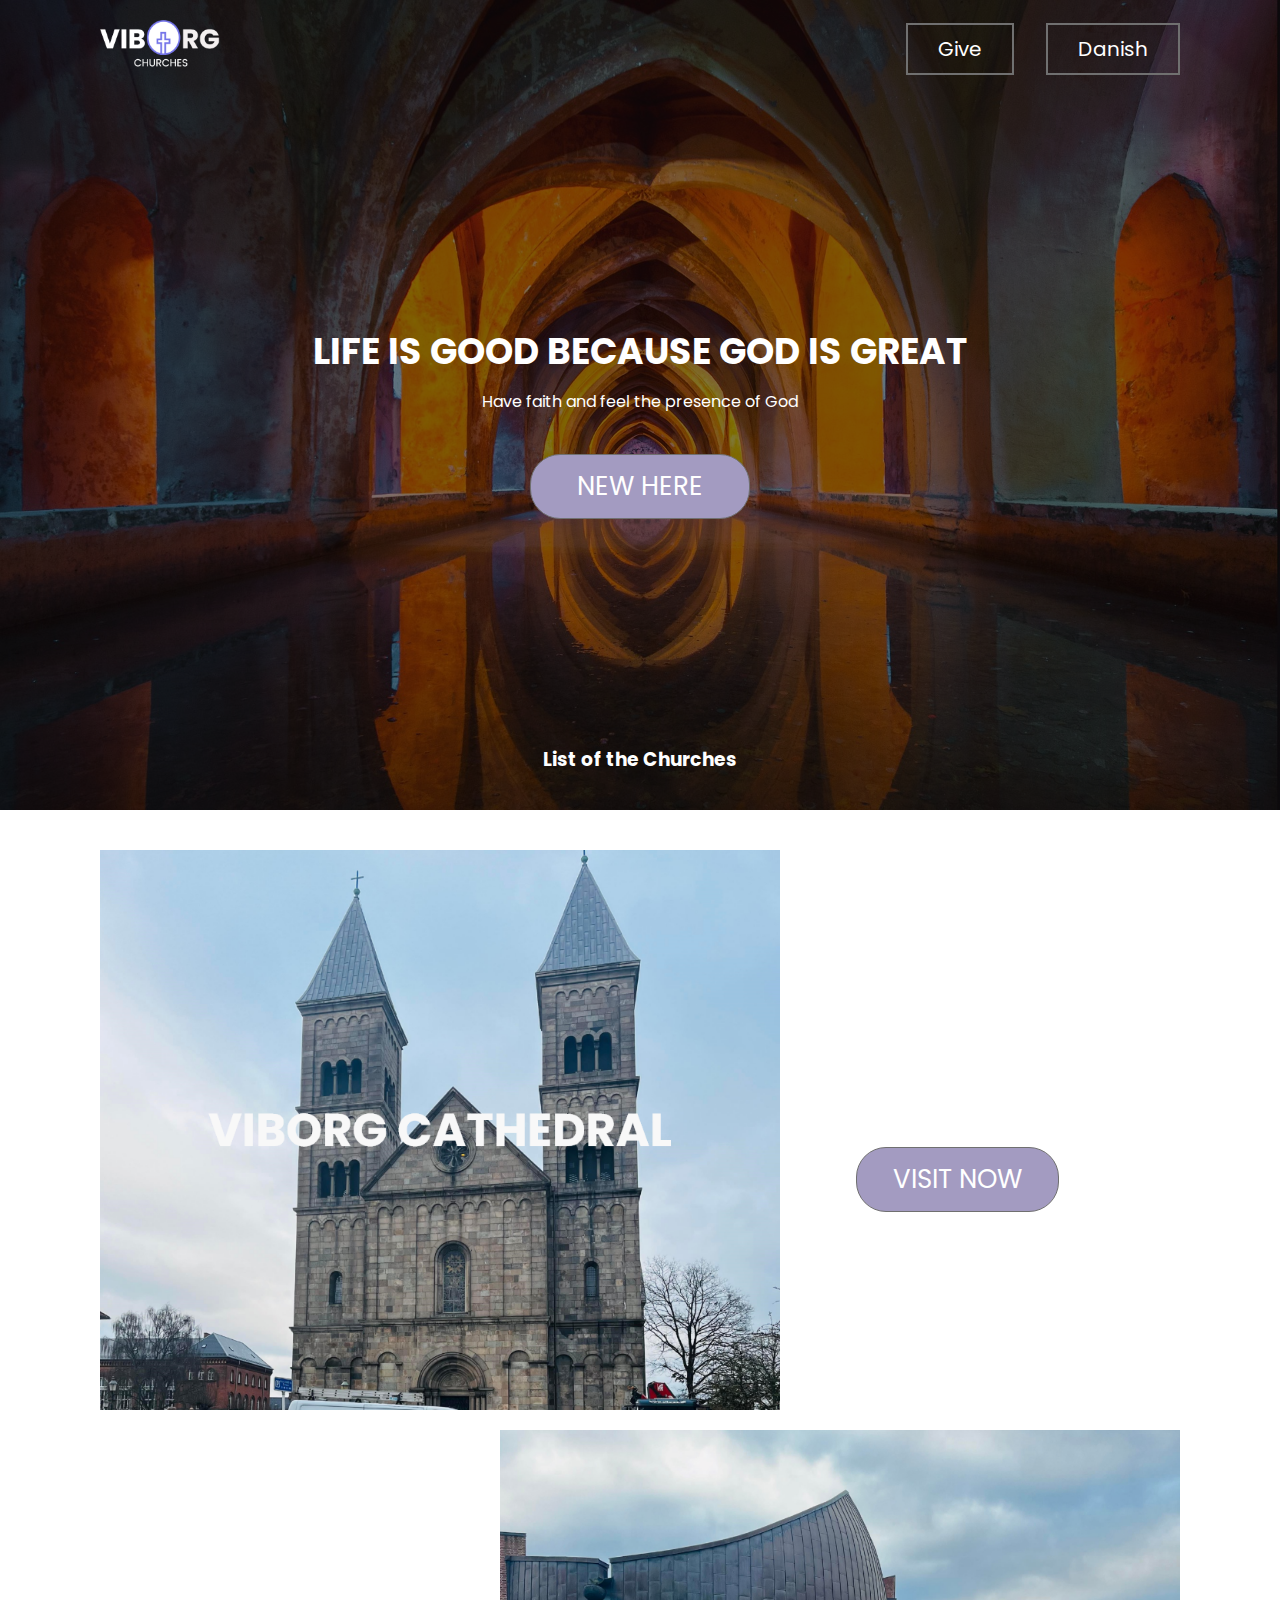
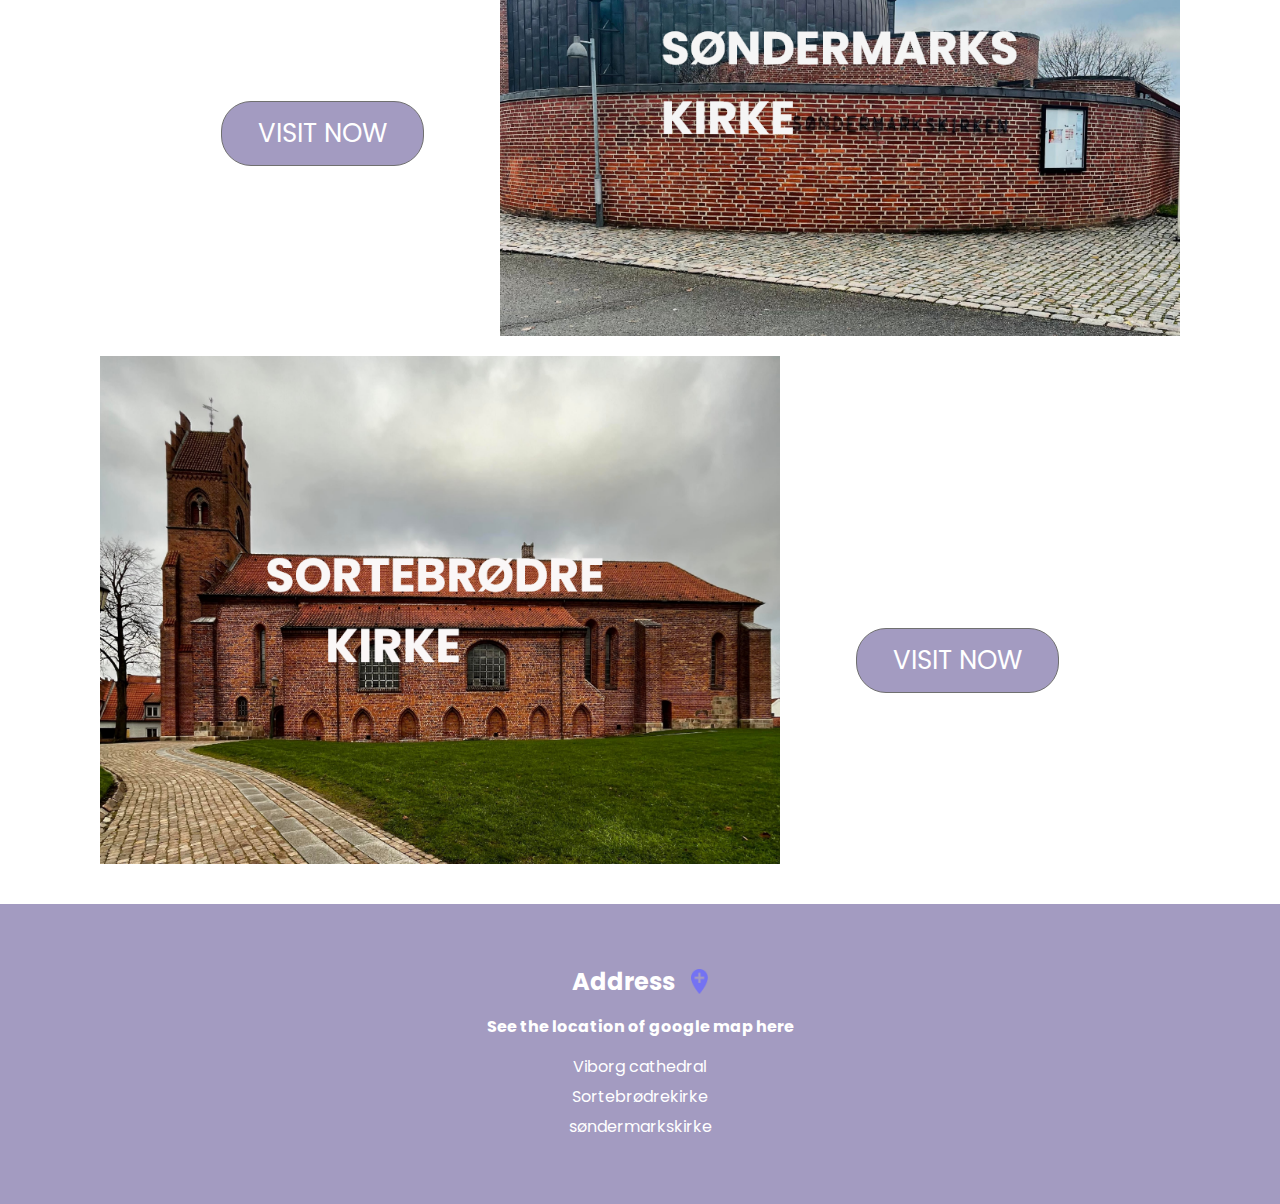
<file: index.html>
<!DOCTYPE html>
<html lang="en">

<head>
    <meta charset="UTF-8">
    <meta http-equiv="X-UA-Compatible" content="IE=edge">
    <meta name="viewport" content="width=device-width, initial-scale=1.0">
    <link rel="stylesheet" href="style.css">
    <title>Home - Viborg Churches</title>
</head>

<body>
    <section class="content-wrapper home-banner">
        <nav class="nav">
            <a href="index.html"><img src="images/logo.png" alt="logo" width="120"></a>
            <ul>
                <li><a href="give.html">Give</a></li>
                <li><a href="404.html">Danish</a></li>
            </ul>
        </nav>
        <div class="banner-content">
            <h1>LIFE IS GOOD BECAUSE GOD IS GREAT</h1>
            <p>Have faith and feel the presence of God</p>
            <a class="btn" href="new_here.html">NEW HERE</a>
        </div>
        <h3>List of the Churches</h3>
    </section>
    <section class="church-list content-wrapper">
        <div class="church-wrap">
            <div class="church">
                <img src="images/home-1.png" alt="">
            </div>
            <div class="visit">
                <a class="btn" href="curch_1.html">VISIT NOW</a>
            </div>
        </div>
        <div class="church-wrap church-wrap-mid">
            <div class="church church-mid">
                <img src="images/home-2.png" alt="">
            </div>
            <div class="visit">
                <a class="btn" href="curch_2.html">VISIT NOW</a>
            </div>
        </div>
        <div class="church-wrap">
            <div class="church">
                <img src="images/home-3.png" alt="">
            </div>
            <div class="visit">
                <a class="btn" href="curch_3.html">VISIT NOW</a>
            </div>
        </div>
    </section>
    <footer>
        <div class="heading">
            <h2>Address</h2>
            <img src="material-add-location.png" alt="" width="17" height="25" style="align-self: center;">
        </div>
        <div class="map-location">
            <h4>See the location of google map here</h4>

            <a href="https://goo.gl/maps/PFvSVb5d3d6kbHYUA">Viborg cathedral</a>
            <a href="https://goo.gl/maps/hTk7qH1Vart8Wq5g7">Sortebrødrekirke</a>
            <a href="https://goo.gl/maps/hSrFjd31BWuzLXqeA">søndermarkskirke</a>


        </div>
    </footer>
</body>

</html>
</file>
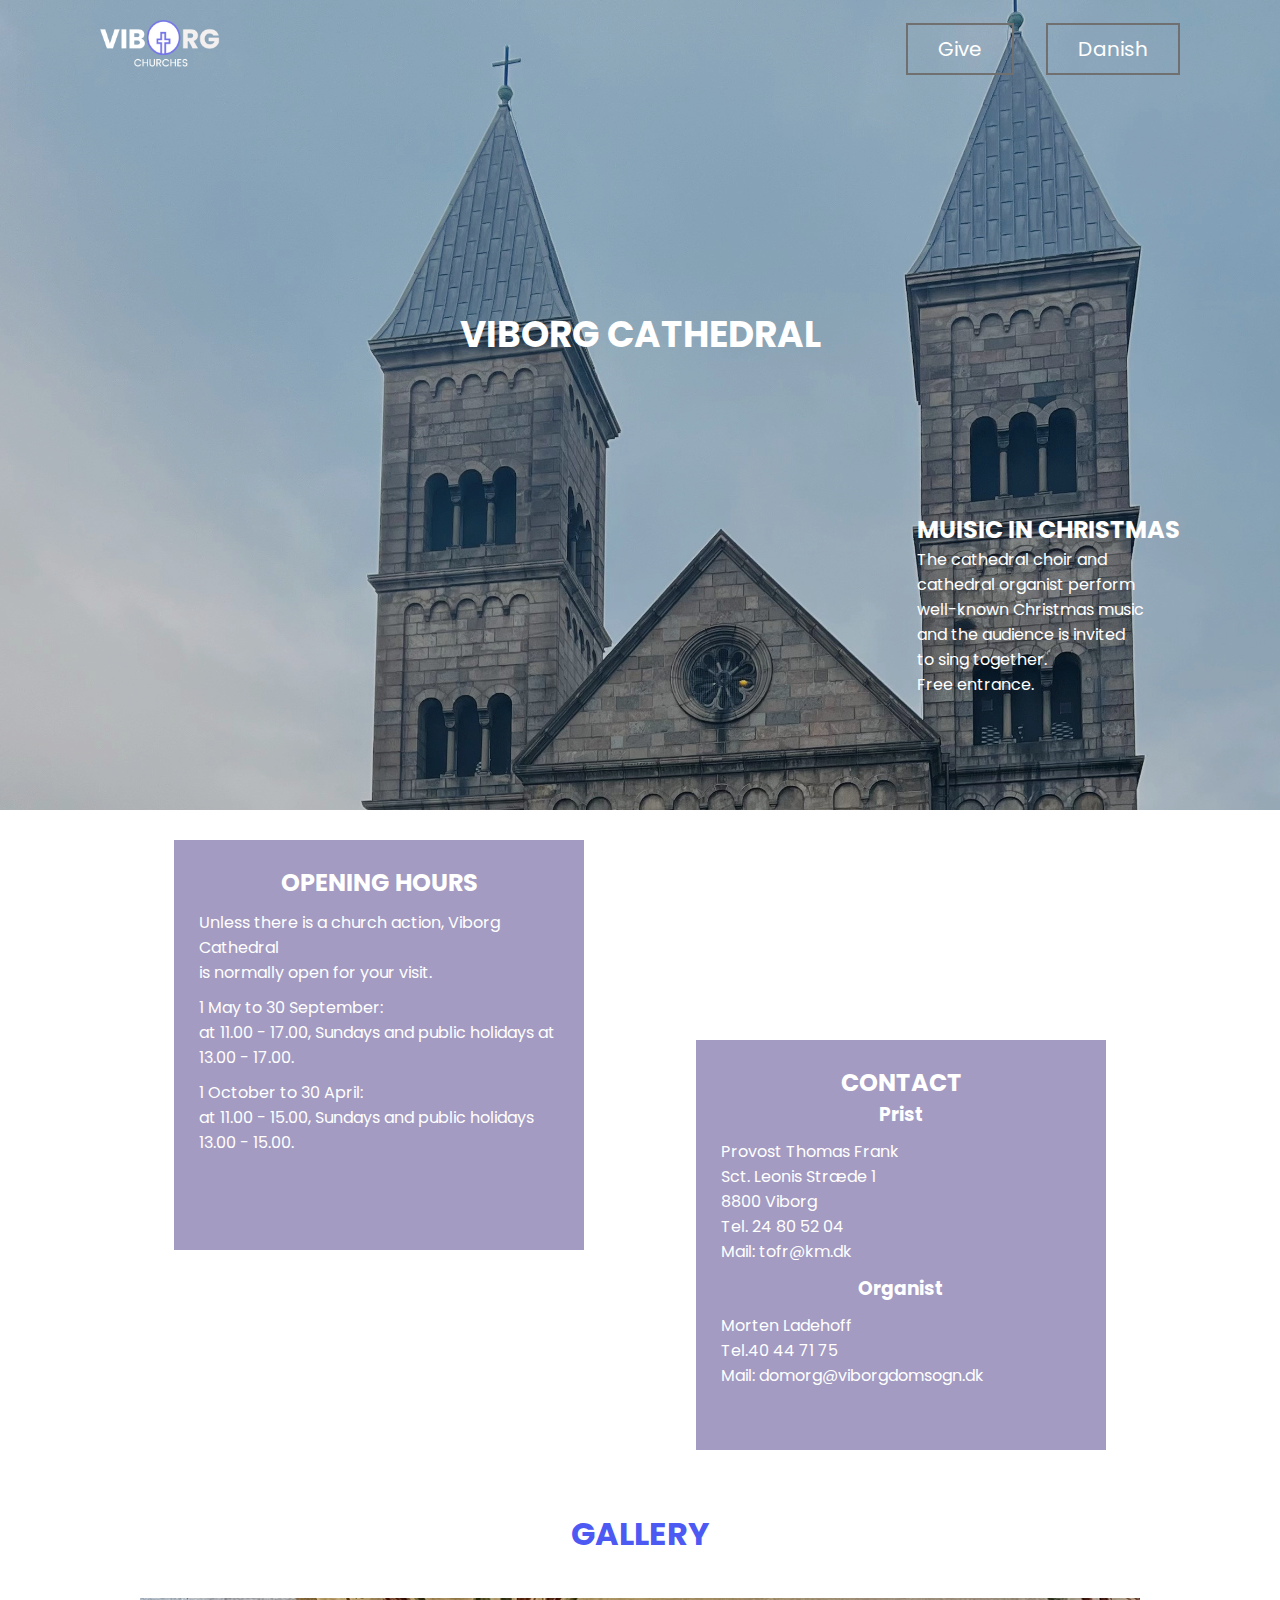
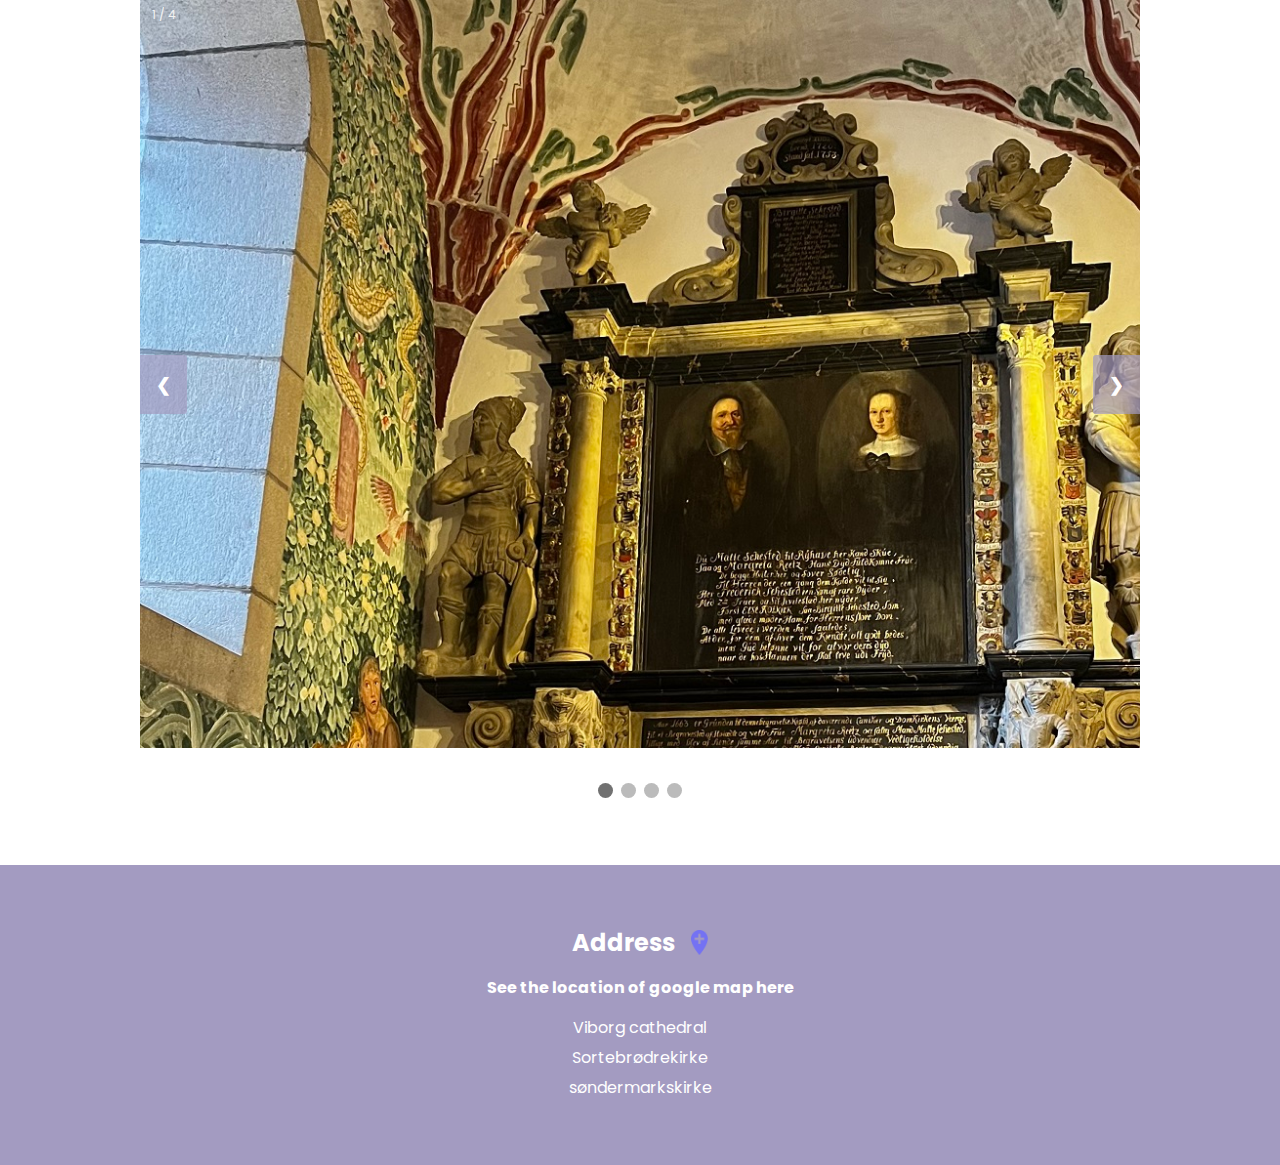
<file: curch_1.html>
<!DOCTYPE html>
<html lang="en">

<head>
    <meta charset="UTF-8">
    <meta http-equiv="X-UA-Compatible" content="IE=edge">
    <meta name="viewport" content="width=device-width, initial-scale=1.0">
    <link rel="stylesheet" href="style.css">
    <title>Viborg Cathedral - Viborg Churches</title>
</head>

<body>
    <section class="content-wrapper crch-1-banner">
        <nav class="nav">
            <a href="index.html"><img src="images/logo.png" alt="logo" width="120"></a>
            <ul>
                <li><a href="give.html">Give</a></li>
                <li><a href="404.html">Danish</a></li>
            </ul>
        </nav>
        <div class="crch-banner-content">
            <div class="crch-name">
                <h1> VIBORG CATHEDRAL</h1>
            </div>
            <div class="crch-texts">
                <h2>MUISIC IN CHRISTMAS</h2>
                <p>The cathedral choir and <br>
                    cathedral organist perform <br>
                    well-known Christmas music <br>
                    and the audience is invited <br>
                    to sing together. <br>
                    Free entrance.</p>
            </div>
        </div>
    </section>
    <section class="cntct">
        <div class="contact">
            <h2>OPENING HOURS</h2>
            <p>
                Unless there is a church action, Viborg Cathedral <br>
                is normally open for your visit.
            </p>
            <p>
                1 May to 30 September: <br>
                at 11.00 - 17.00, Sundays and public holidays at <br> 13.00 - 17.00.
            </p>
            <p>
                1 October to 30 April: <br>
                at 11.00 - 15.00, Sundays and public holidays 13.00 - 15.00.
            </p>
        </div>
        <div class="contact contact-2nd">
            <h2>CONTACT</h2>
            <h3>Prist</h3>
            <p>Provost Thomas Frank <br>
                Sct. Leonis Stræde 1 <br>
                8800 Viborg <br>
                Tel. 24 80 52 04 <br>
                Mail: tofr@km.dk <br>
            </p>
            <h3>Organist</h3>
            <p>Morten Ladehoff <br>
                Tel.40 44 71 75 <br>
                Mail: domorg@viborgdomsogn.dk <br>
            </p>
        </div>
    </section>
    <section class="gal">
        <h1>GALLERY</h1>
        <div class="img-gal">
            <div class="slideshow-container">
                <div class="mySlides fade">
                    <div class="numbertext">1 / 4</div>
                    <img src="images/gal-1-1.jpg" style="width:100%">
                </div>

                <div class="mySlides fade">
                    <div class="numbertext">2 / 4</div>
                    <img src="images/gal-1-2.jpg" style="width:100%">
                </div>

                <div class="mySlides fade">
                    <div class="numbertext">3 / 4</div>
                    <img src="images/gal-1-3.jpg" style="width:100%">
                </div>
                <div class="mySlides fade">
                    <div class="numbertext">3 / 4</div>
                    <img src="images/gal-1-4.jpg" style="width:100%">
                </div>
                <a class="prev" onclick="plusSlides(-1)">&#10094;</a>
                <a class="next" onclick="plusSlides(1)">&#10095;</a>
            </div>
            <br>
            <div style="text-align:center">
                <span class="dot" onclick="currentSlide(1)"></span>
                <span class="dot" onclick="currentSlide(2)"></span>
                <span class="dot" onclick="currentSlide(3)"></span>
                <span class="dot" onclick="currentSlide(4)"></span>
            </div>
        </div>
    </section>
    <footer>
        <div class="heading">
            <h2>Address</h2>
            <img src="material-add-location.png" alt="" width="17" height="25" style="align-self: center;">
        </div>
        <div class="map-location">
            <h4>See the location of google map here</h4>
            <a href="https://goo.gl/maps/PFvSVb5d3d6kbHYUA">Viborg cathedral</a>
            <a href="https://goo.gl/maps/hTk7qH1Vart8Wq5g7">Sortebrødrekirke</a>
            <a href="https://goo.gl/maps/hSrFjd31BWuzLXqeA">søndermarkskirke</a>
        </div>
    </footer>
    <script src="gal.js"></script>
</body>

</html>
</file>
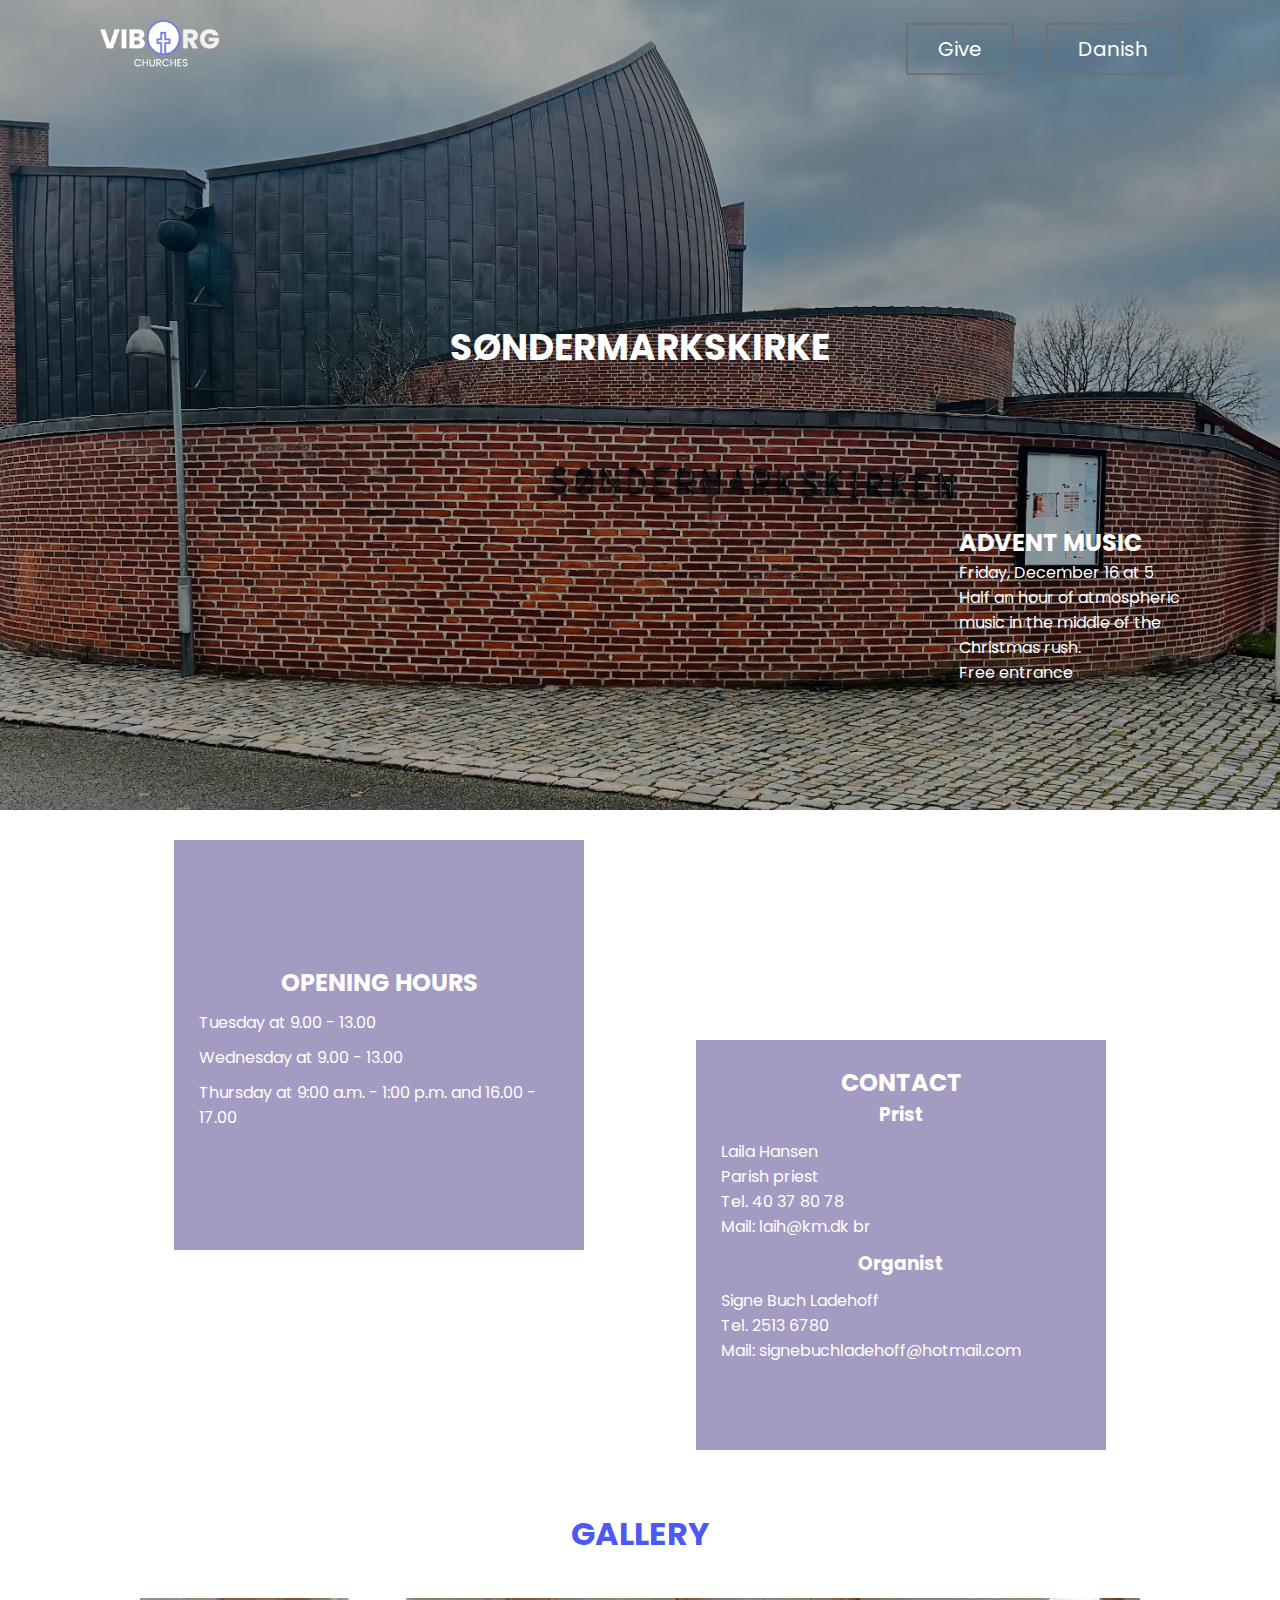
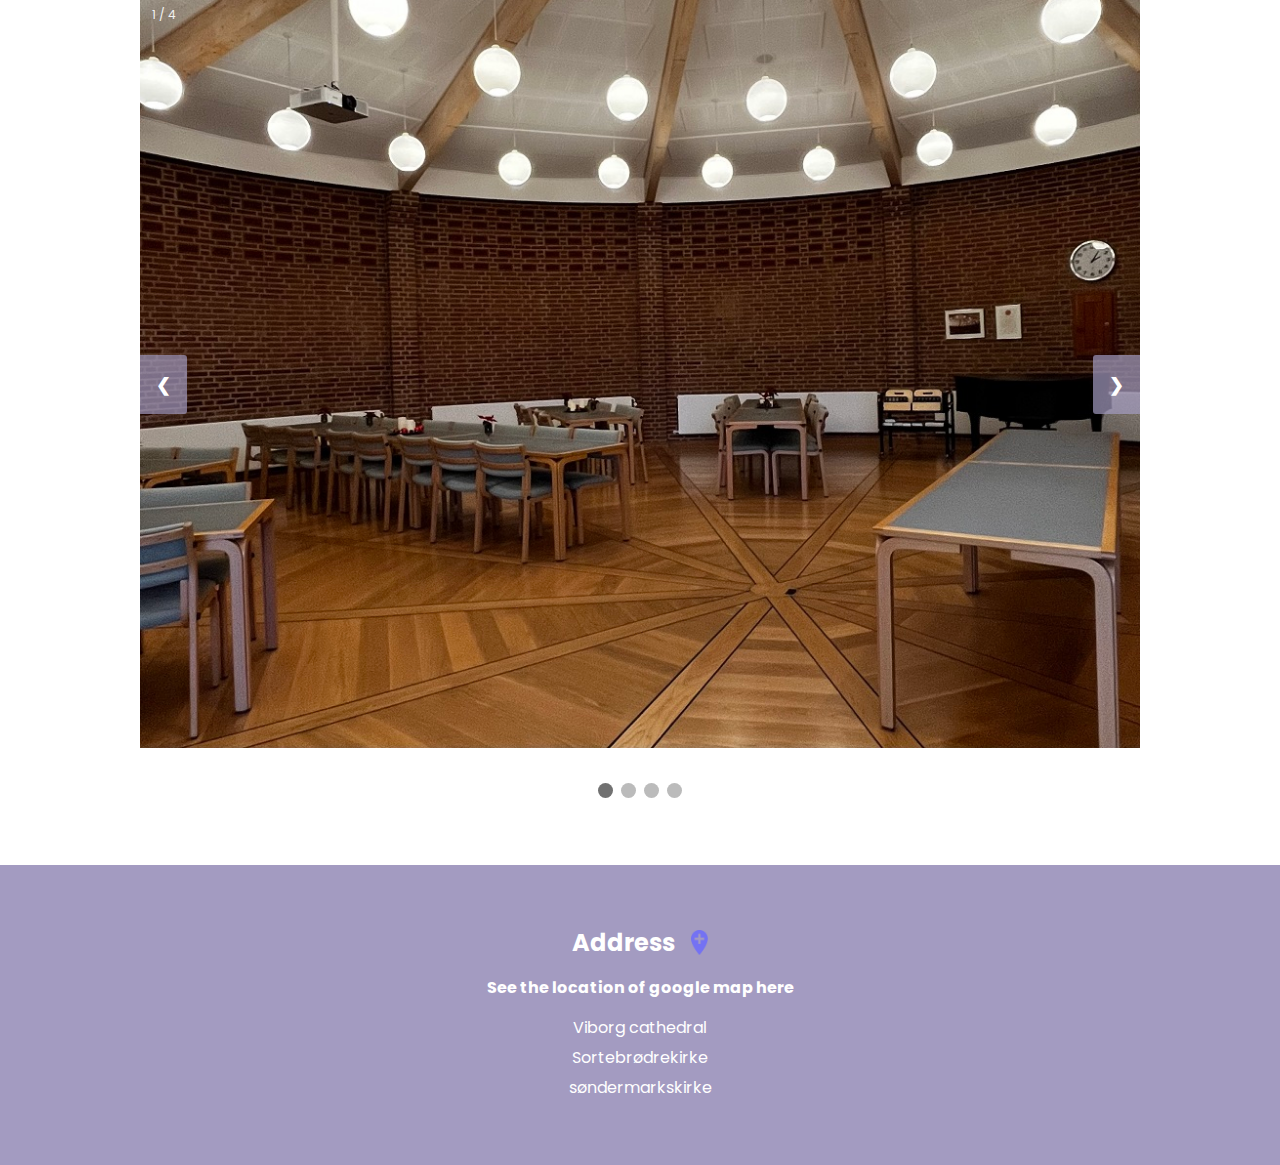
<file: curch_2.html>
<!DOCTYPE html>
<html lang="en">
  <head>
    <meta charset="UTF-8" />
    <meta http-equiv="X-UA-Compatible" content="IE=edge" />
    <meta name="viewport" content="width=device-width, initial-scale=1.0" />
    <link rel="stylesheet" href="style.css" />
    <title>Søndermarkskirke - Viborg Churches</title>
  </head>

  <body>
    <section class="content-wrapper crch-2-banner">
      <nav class="nav">
        <a href="index.html"
          ><img src="images/logo.png" alt="logo" width="120"
        /></a>
        <ul>
          <li><a href="give.html">Give</a></li>
          <li><a href="404.html">Danish</a></li>
        </ul>
      </nav>
      <div class="crch-banner-content">
        <div class="crch-name">
          <h1>søndermarkskirke</h1>
        </div>
        <div class="crch-texts">
          <h2>Advent music</h2>
          <p>
            Friday, December 16 at 5 <br />
            Half an hour of atmospheric <br />
            music in the middle of the <br />
            Christmas rush. <br />
            Free entrance
          </p>
        </div>
      </div>
    </section>
    <section class="cntct">
      <div class="contact">
        <h2 style="margin-top: 100px">OPENING HOURS</h2>
        <p>Tuesday at 9.00 - 13.00</p>
        <p>Wednesday at 9.00 - 13.00</p>
        <p>Thursday at 9:00 a.m. - 1:00 p.m. and 16.00 - 17.00</p>
      </div>
      <div class="contact contact-2nd">
        <h2>CONTACT</h2>
        <h3>Prist</h3>
        <p>
          Laila Hansen <br />
          Parish priest <br />
          Tel. 40 37 80 78 <br />
          Mail: laih@km.dk br
        </p>
        <h3>Organist</h3>
        <p>
          Signe Buch Ladehoff <br />
          Tel. 2513 6780 <br />
          Mail: signebuchladehoff@hotmail.com <br />
        </p>
      </div>
    </section>
    <section class="gal">
      <h1>GALLERY</h1>
      <div class="img-gal">
        <div class="slideshow-container">
          <div class="mySlides fade">
            <div class="numbertext">1 / 4</div>
            <img src="images/gal-3-1.jpg" style="width: 100%" />
          </div>

          <div class="mySlides fade">
            <div class="numbertext">2 / 4</div>
            <img src="images/gal-3-2.jpg" style="width: 100%" />
          </div>

          <div class="mySlides fade">
            <div class="numbertext">3 / 4</div>
            <img src="images/gal-3-3.jpg" style="width: 100%" />
          </div>
          <div class="mySlides fade">
            <div class="numbertext">3 / 4</div>
            <img src="images/gal-3-4.jpg" style="width: 100%" />
          </div>
          <a class="prev" onclick="plusSlides(-1)">&#10094;</a>
          <a class="next" onclick="plusSlides(1)">&#10095;</a>
        </div>
        <br />
        <div style="text-align: center">
          <span class="dot" onclick="currentSlide(1)"></span>
          <span class="dot" onclick="currentSlide(2)"></span>
          <span class="dot" onclick="currentSlide(3)"></span>
          <span class="dot" onclick="currentSlide(4)"></span>
        </div>
      </div>
    </section>
    <footer>
      <div class="heading">
        <h2>Address</h2>
        <img
          src="material-add-location.png"
          alt=""
          width="17"
          height="25"
          style="align-self: center"
        />
      </div>
      <div class="map-location">
        <h4>See the location of google map here</h4>

        <a href="https://goo.gl/maps/PFvSVb5d3d6kbHYUA">Viborg cathedral</a>
        <a href="https://goo.gl/maps/hTk7qH1Vart8Wq5g7">Sortebrødrekirke</a>
        <a href="https://goo.gl/maps/hSrFjd31BWuzLXqeA">søndermarkskirke</a>
      </div>
    </footer>
    <script src="gal.js"></script>
  </body>
</html>
</file>
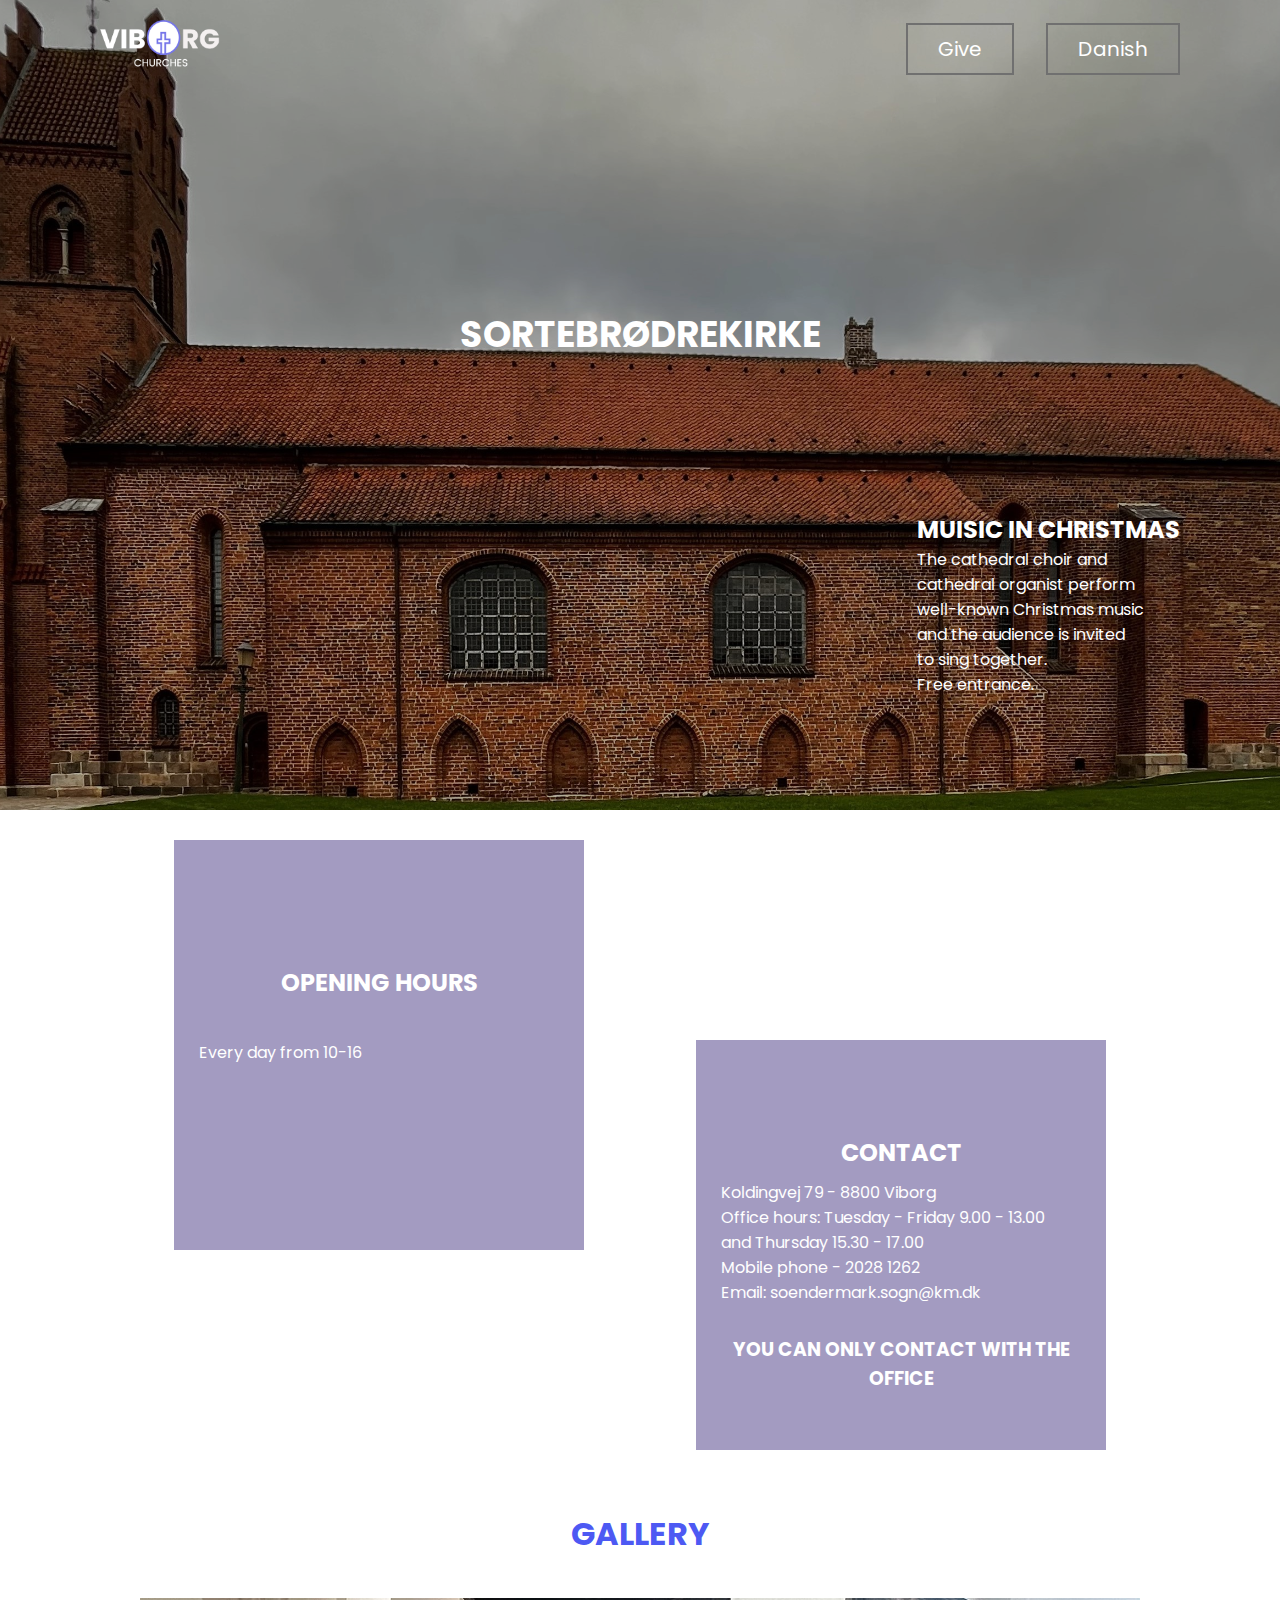
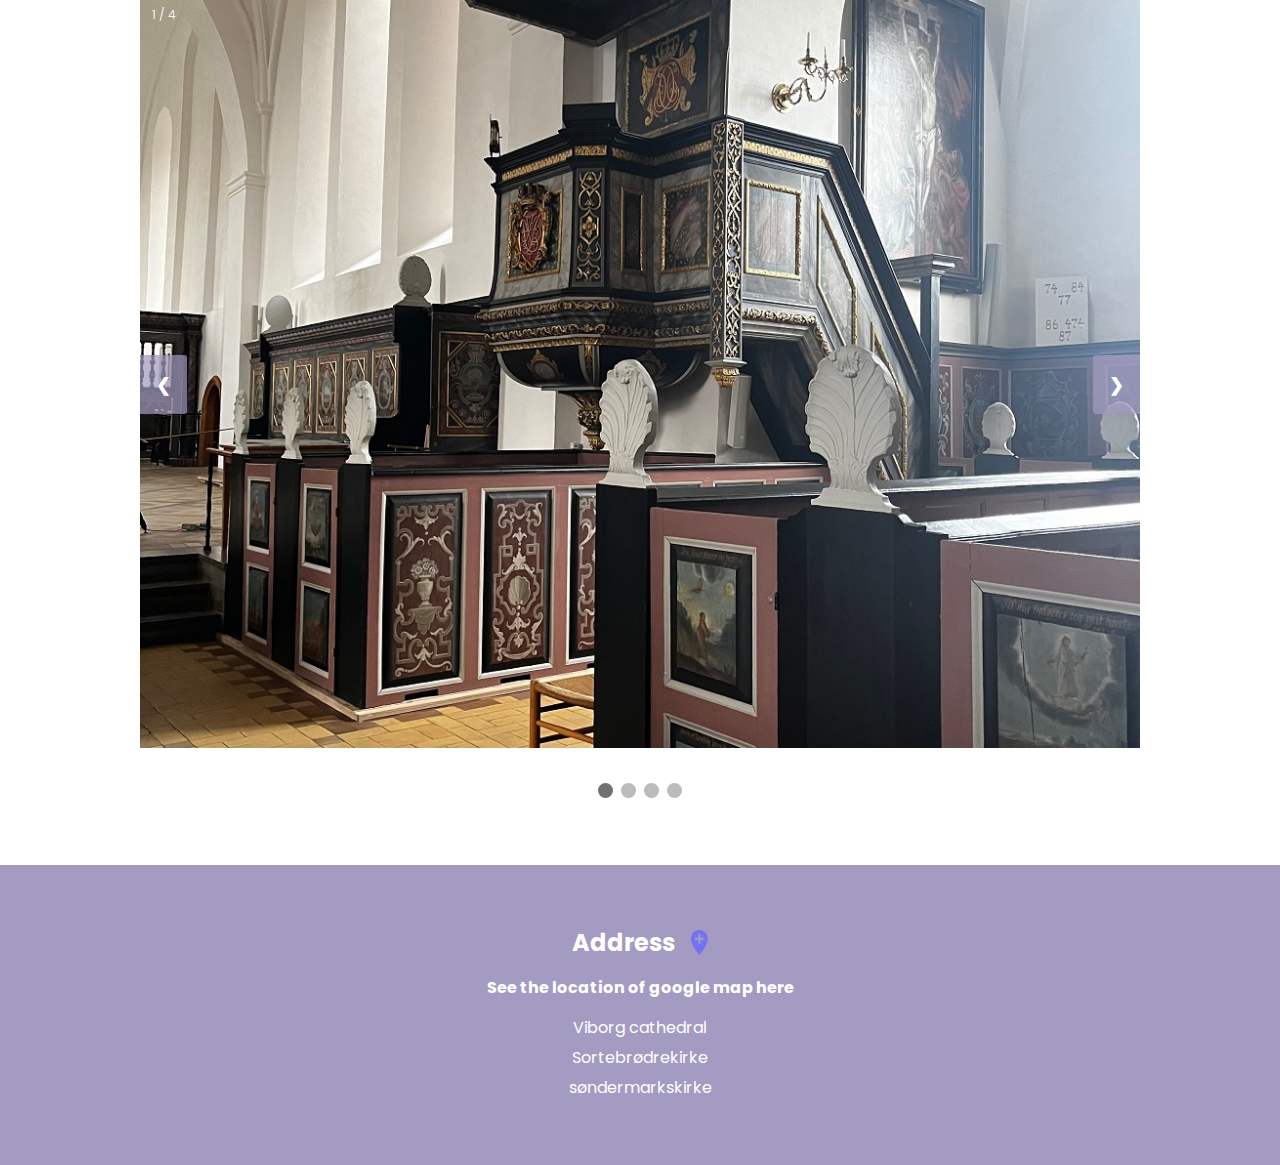
<file: curch_3.html>
<!DOCTYPE html>
<html lang="en">

<head>
    <meta charset="UTF-8">
    <meta http-equiv="X-UA-Compatible" content="IE=edge">
    <meta name="viewport" content="width=device-width, initial-scale=1.0">
    <link rel="stylesheet" href="style.css">
    <title>SORTEBRØDREKIRKE - Viborg Churches</title>
</head>

<body>
    <section class="content-wrapper crch-3-banner">
        <nav class="nav">
            <a href="index.html"><img src="images/logo.png" alt="logo" width="120"></a>
            <ul>
                <li><a href="give.html">Give</a></li>
                <li><a href="404.html">Danish</a></li>
            </ul>
        </nav>
        <div class="crch-banner-content">
            <div class="crch-name">
                <h1> SORTEBRØDREKIRKE</h1>
            </div>
            <div class="crch-texts">
                <h2>MUISIC IN CHRISTMAS</h2>
                <p>The cathedral choir and <br>
                    cathedral organist perform <br>
                    well-known Christmas music <br>
                    and the audience is invited <br>
                    to sing together. <br>
                    Free entrance.</p>
            </div>
        </div>
    </section>
    <section class="cntct">
        <div class="contact">
            <h2 style="margin-top: 100px;">OPENING HOURS</h2>
            <p style="margin-top: 40px;">
                Every day from 10-16
            </p>
        </div>
        <div class="contact contact-2nd">
            <h2 style="margin-top: 70px;">CONTACT</h2>
            <p>Koldingvej 79 - 8800 Viborg <br>
                Office hours: Tuesday - Friday 9.00 - 13.00 <br>
                and Thursday 15.30 - 17.00 <br>
                Mobile phone - 2028 1262 <br>
                Email: soendermark.sogn@km.dk <br>      
            </p>
            <h3 style="text-transform: uppercase;margin-top: 30px;text-align: center;">you can only contact with the office</h3>
        </div>
    </section>
    <section class="gal">
        <h1>GALLERY</h1>
        <div class="img-gal">
            <div class="slideshow-container">
                <div class="mySlides fade">
                    <div class="numbertext">1 / 4</div>
                    <img src="images/gal-2-1.jpg" style="width:100%">
                </div>

                <div class="mySlides fade">
                    <div class="numbertext">2 / 4</div>
                    <img src="images/gal-2-2.jpg" style="width:100%">
                </div>

                <div class="mySlides fade">
                    <div class="numbertext">3 / 4</div>
                    <img src="images/gal-2-3.jpg" style="width:100%">
                </div>
                <div class="mySlides fade">
                    <div class="numbertext">3 / 4</div>
                    <img src="images/gal-2-4.jpg" style="width:100%">
                </div>
                <a class="prev" onclick="plusSlides(-1)">&#10094;</a>
                <a class="next" onclick="plusSlides(1)">&#10095;</a>
            </div>
            <br>
            <div style="text-align:center">
                <span class="dot" onclick="currentSlide(1)"></span>
                <span class="dot" onclick="currentSlide(2)"></span>
                <span class="dot" onclick="currentSlide(3)"></span>
                <span class="dot" onclick="currentSlide(4)"></span>
            </div>
        </div>
    </section>
    <footer>
        <div class="heading">
            <h2>Address</h2>
            <img src="material-add-location.png" alt="" width="17" height="25" style="align-self: center;">
        </div>
        <div class="map-location">
            <h4>See the location of google map here</h4>

            <a href="https://goo.gl/maps/PFvSVb5d3d6kbHYUA">Viborg cathedral</a>
            <a href="https://goo.gl/maps/hTk7qH1Vart8Wq5g7">Sortebrødrekirke</a>
            <a href="https://goo.gl/maps/hSrFjd31BWuzLXqeA">søndermarkskirke</a>


        </div>
    </footer>
    <script src="gal.js"></script>
</body>

</html>
</file>
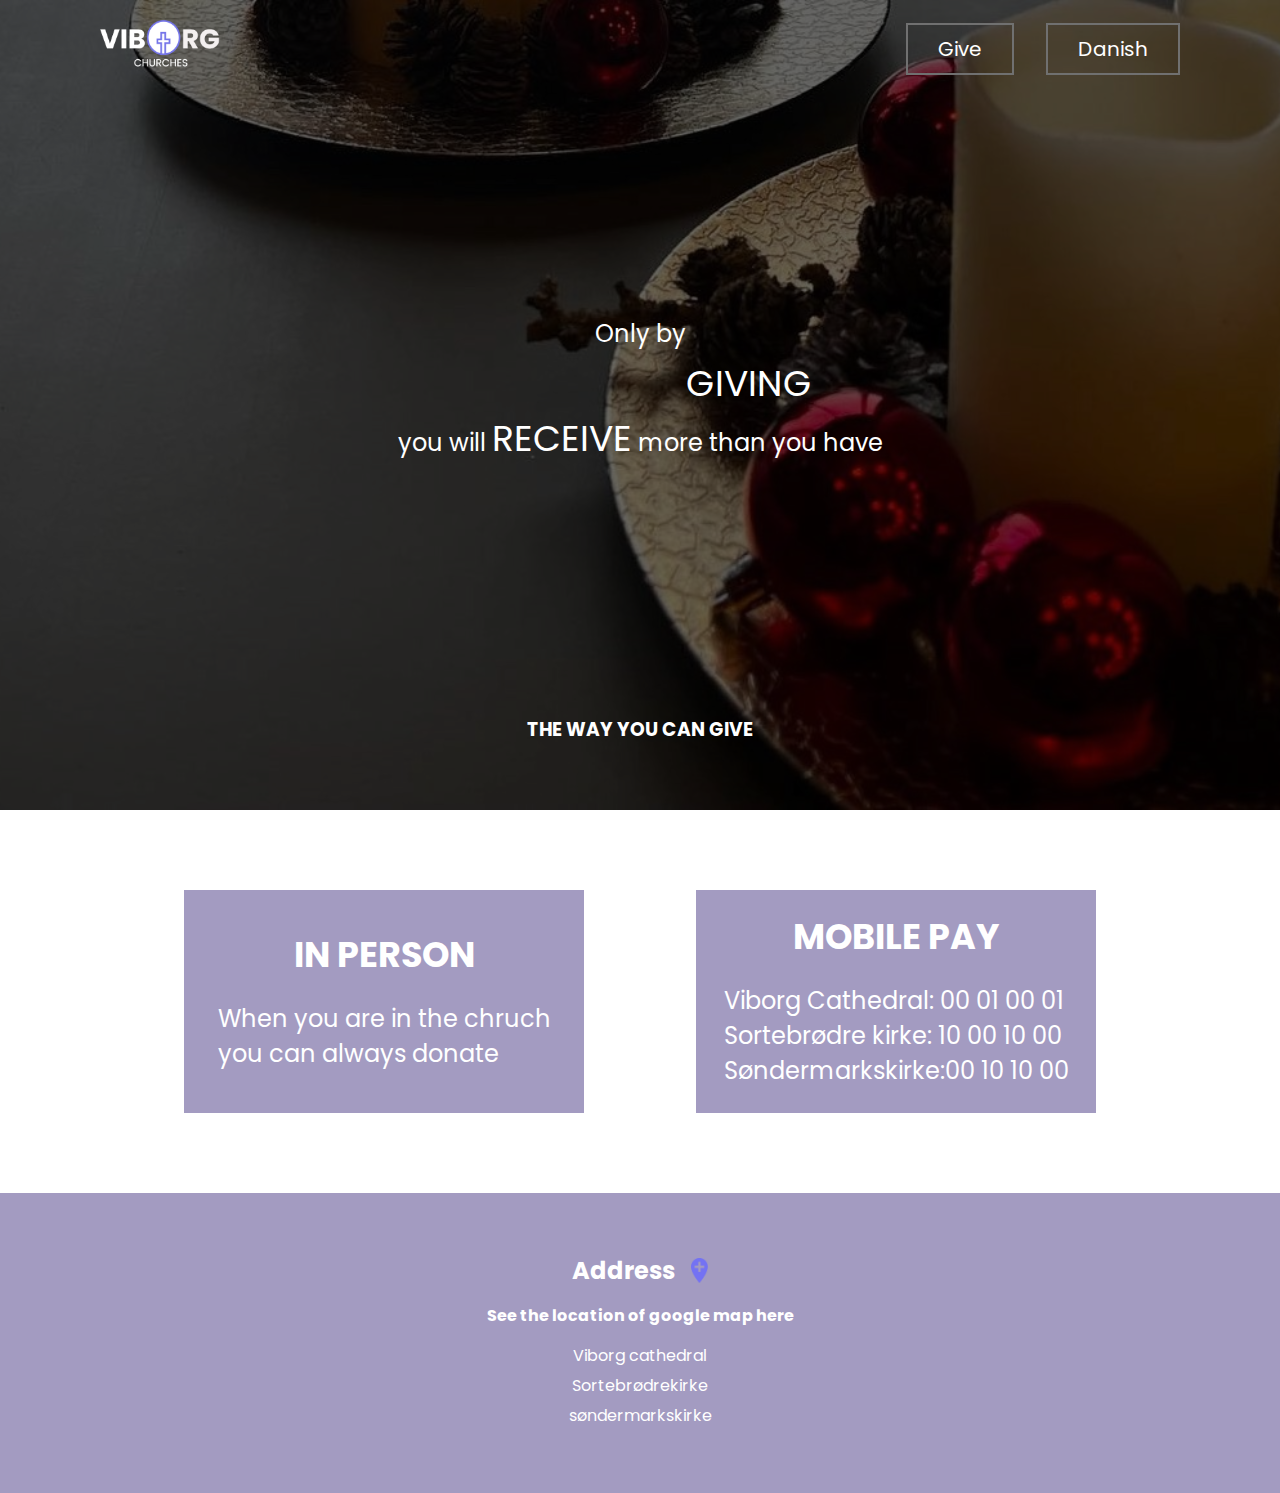
<file: give.html>
<!DOCTYPE html>
<html lang="en">

<head>
    <meta charset="UTF-8">
    <meta http-equiv="X-UA-Compatible" content="IE=edge">
    <meta name="viewport" content="width=device-width, initial-scale=1.0">
    <link rel="stylesheet" href="style.css">
    <title>Give - Viborg Churches</title>
</head>

<body>
    <section class="content-wrapper give-banner">
        <nav class="nav">
            <a href="index.html"><img src="images/logo.png" alt="logo" width="120"></a>
            <ul>
                <li><a href="give.html">Give</a></li>
                <li><a href="404.html">Danish</a></li>
            </ul>
        </nav>
        <div class="g-banner-content">
            <p>Only by<span class="bb">GIVING</span></p>
            <p>you will <span>RECEIVE</span> more than you have</p>
        </div>
        <h3 style="margin-top: -30px;">THE WAY YOU CAN GIVE</h3>
    </section>
    <section class="donate">
        <div class="d-option">
            <h2>IN PERSON</h2>
            <p>When you are in the chruch <br>
                you can always donate</p>
        </div>
        <div class="d-option">
            <h2>MOBILE PAY</h2>
            <p>Viborg Cathedral: 00 01 00 01 <br>
                Sortebrødre kirke: 10 00 10 00 <br>
                Søndermarkskirke:00 10 10 00 <br>
            </p>
        </div>
    </section>
    <footer>
        <div class="heading">
            <h2>Address</h2>
            <img src="material-add-location.png" alt="" width="17" height="25" style="align-self: center;">
        </div>
        <div class="map-location">
            <h4>See the location of google map here</h4>

            <a href="https://goo.gl/maps/PFvSVb5d3d6kbHYUA">Viborg cathedral</a>
            <a href="https://goo.gl/maps/hTk7qH1Vart8Wq5g7">Sortebrødrekirke</a>
            <a href="https://goo.gl/maps/hSrFjd31BWuzLXqeA">søndermarkskirke</a>


        </div>
    </footer>
</body>

</html>
</file>
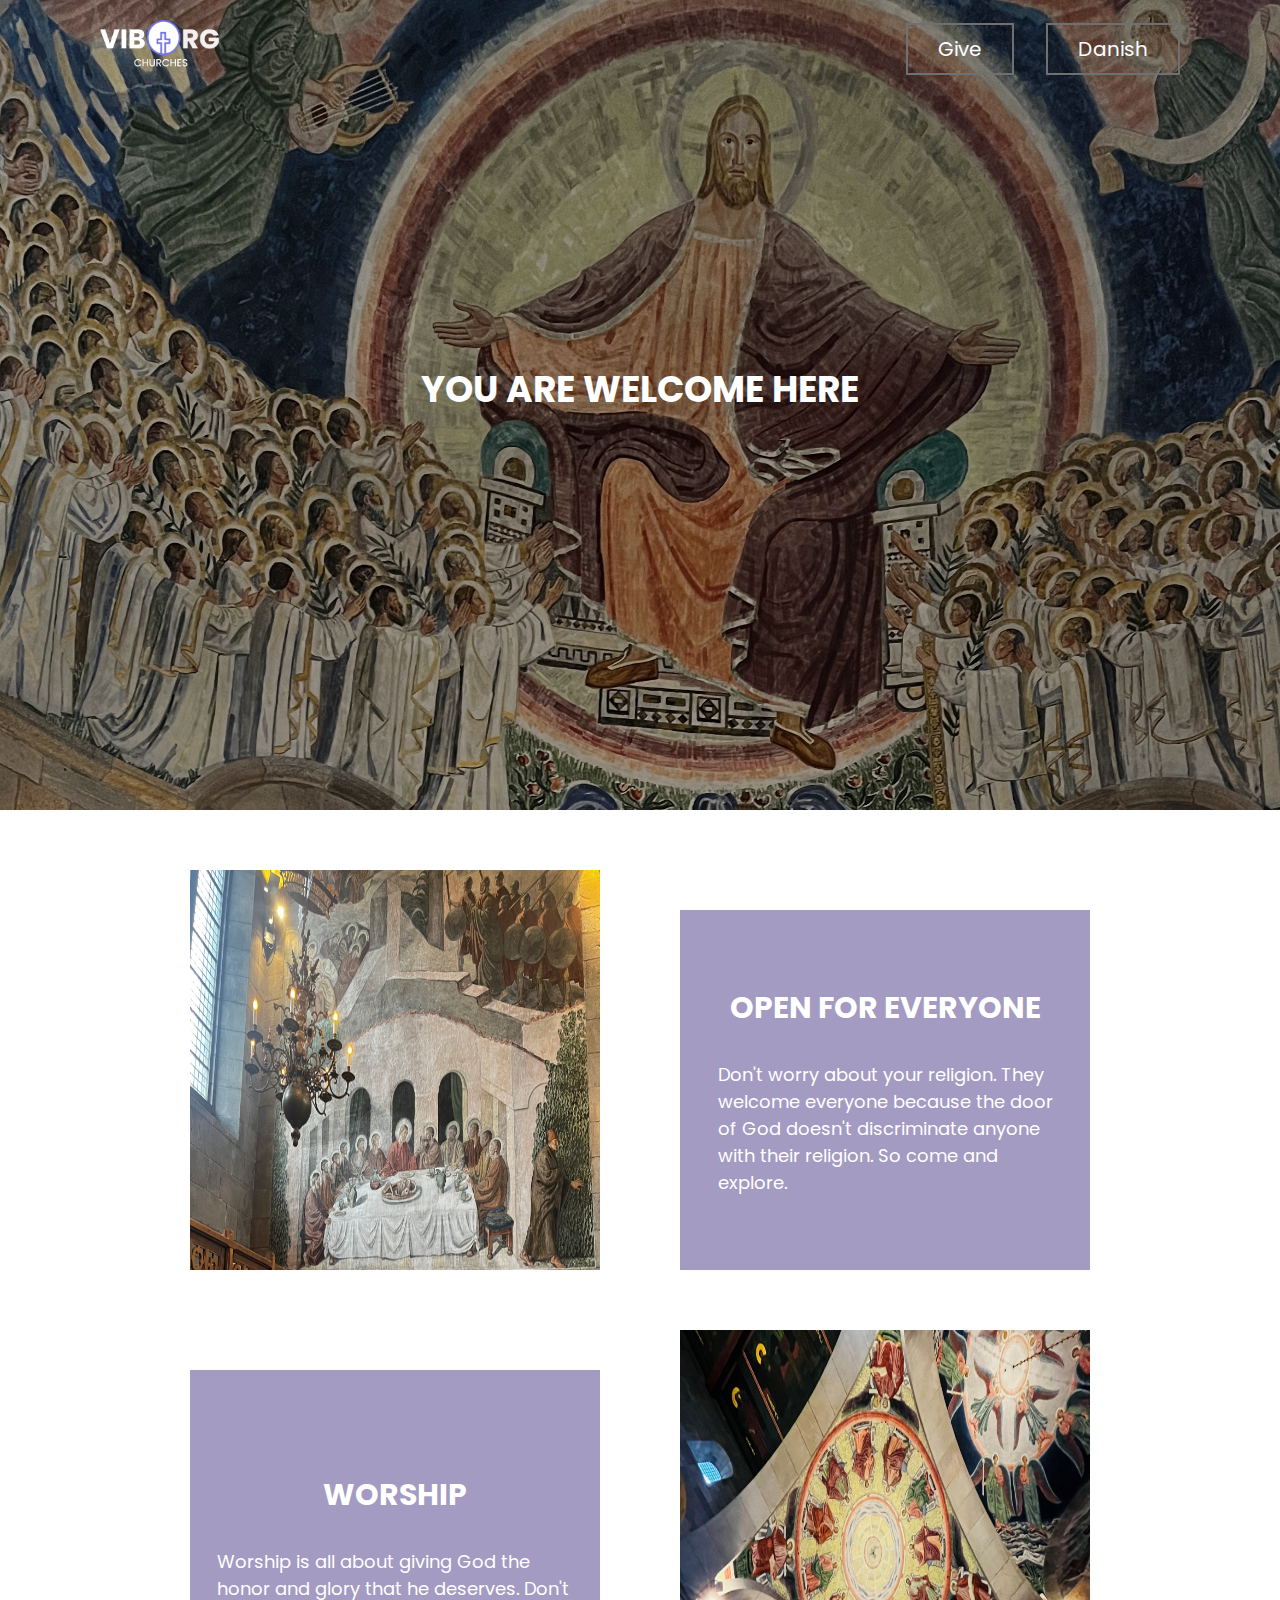
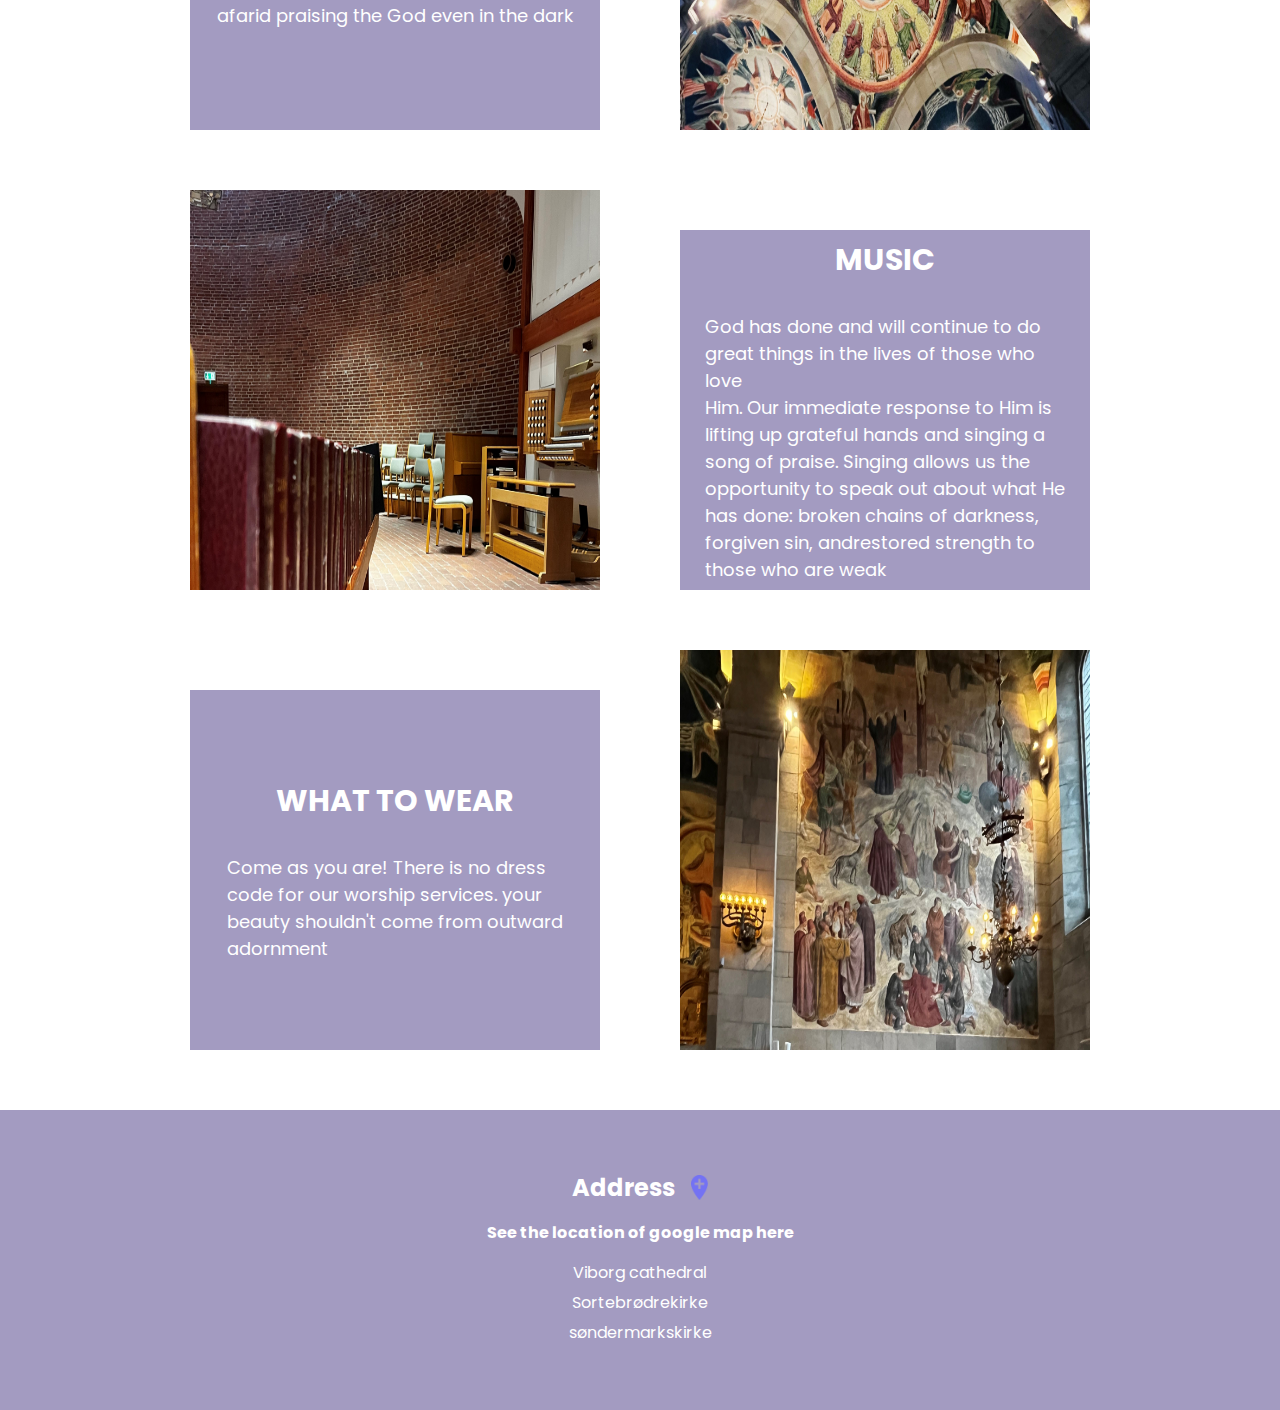
<file: new_here.html>
<!DOCTYPE html>
<html lang="en">

<head>
    <meta charset="UTF-8">
    <meta http-equiv="X-UA-Compatible" content="IE=edge">
    <meta name="viewport" content="width=device-width, initial-scale=1.0">
    <link rel="stylesheet" href="style.css">
    <title>New Here? - Viborg Churches</title>
</head>

<body>
    <section class="content-wrapper newh-banner">
        <nav class="nav">
            <a href="index.html"><img src="images/logo.png" alt="logo" width="120"></a>
            <ul>
                <li><a href="give.html">Give</a></li>
                <li><a href="404.html">Danish</a></li>
            </ul>
        </nav>
        <div class="nh-banner-content">
            <h1>YOU ARE WELCOME HERE</h1>
        </div>
    </section>
    <section class="welcont">
        <div class="welcont-wrapper">
            <img src="images/welc1.jpg" alt="">
            <div class="welcont-text">
                <h2>OPEN FOR EVERYONE</h2>
                <p>Don't worry about your religion. They <br>
                    welcome everyone because the door <br>
                    of God doesn't discriminate anyone <br>
                    with their religion. So come and <br>
                    explore.</p>
            </div>
        </div>
        <div class="welcont-wrapper even">
            <img src="images/welc2.jpg" alt="">
            <div class="welcont-text">
                <h2>WORSHIP</h2>
                <p>Worship is all about giving God the <br>
                    honor and glory that he deserves. Don't <br>
                    afarid praising the God even in the dark</p>
            </div>
        </div>
        <div class="welcont-wrapper">
            <img src="images/welc3.jpg" alt="">
            <div class="welcont-text">
                <h2>MUSIC</h2>
                <p>God has done and will continue to do <br>
                    great things in the lives of those who love <br> 
                    Him. Our immediate response to Him is <br>
                    lifting up grateful hands and singing a <br>
                    song of praise. Singing allows us the <br>
                    opportunity to speak out about what He <br>
                    has done: broken chains of darkness, <br>
                    forgiven sin, andrestored strength to <br>
                    those who are weak</p>
            </div>
        </div>
        <div class="welcont-wrapper even">
            <img src="images/welc4.jpg" alt="">
            <div class="welcont-text">
                <h2>WHAT TO WEAR</h2>
                <p>Come as you are! There is no dress <br>
                    code for our worship services. your <br>
                    beauty shouldn't come from outward <br>
                    adornment
                </p>
            </div>
        </div>
    </section>
    <footer>
        <div class="heading">
            <h2>Address</h2>
            <img src="material-add-location.png" alt="" width="17" height="25" style="align-self: center;">
        </div>
        <div class="map-location">
            <h4>See the location of google map here</h4>

            <a href="https://goo.gl/maps/PFvSVb5d3d6kbHYUA">Viborg cathedral</a>
            <a href="https://goo.gl/maps/hTk7qH1Vart8Wq5g7">Sortebrødrekirke</a>
            <a href="https://goo.gl/maps/hSrFjd31BWuzLXqeA">søndermarkskirke</a>


        </div>
    </footer>
</body>

</html>
</file>
<file: style.css>
@import url('https://fonts.googleapis.com/css2?family=Poppins:wght@400;700&display=swap');

* {
    --container-padding: 0 100px;
    padding: 0;
    margin: 0;
    --container-padding-p: 0 10px;
}

body {
    font-family: 'Poppins', sans-serif;
    font-weight: 400;
}

h1,
h2,
h3.h4.h5.h6 {
    font-weight: 700;
}

.content-wrapper {
    padding: var(--container-padding);
}

.nav {
    padding: 20px 0;
    display: flex;
    justify-content: space-between;
}

.nav ul {
    display: flex;
    gap: 2em;
    align-items: center;
}

.nav ul li {
    list-style: none;
}

.nav ul li a {
    color: #fff;
    text-decoration: none;
    border: 2px solid #707070;
    padding: 10px 30px;
    font-size: 20px;
}

.nav ul li a:hover {
    background-color: rgba(77, 89, 243, 80%);
}

.btn {
    padding: 12px 46px;
    border-radius: 30px;
    text-decoration: none;
    font-size: 26px;
    border: 1px solid #707070;
    background-color: #A39BC1;
    color: white;
}

.btn:hover {
    background-color: rgba(77, 89, 243, 80%);
}

/*home*/

.home-banner {
    background-image: url("images/front-page2.jpg");
    background-color: rgba(0, 0, 0, 0.5);
    background-blend-mode: overlay;
    height: 90vh;
    background-size: cover;
    background-repeat: no-repeat;
    position: relative;
}

.banner-content {
    display: flex;
    justify-content: center;
    align-items: center;
    flex-direction: column;
    height: 80%;
    color: white;
    text-align: center;
}

.banner-content h1 {
    font-size: 36px;
    margin-bottom: 10px;
}

.banner-content a {
    margin-top: 40px;
}

.home-banner h3,
.give-banner h3 {
    text-align: center;
    color: white;
}

.church-list {
    margin-top: 40px;
}

.church {
    display: flex;
    justify-content: center;
}

.visit {
    display: flex;
    justify-content: center;
}

.visit a {
    align-self: center;
    padding: 12px 36px;
    margin-top: 100px;
    z-index: 200;
}

.church img {
    width: 55%;
}

.church-wrap {
    display: flex;
    margin-bottom: 20px;
}

.church-wrap-mid {
    flex-direction: row-reverse;
}

.church.church-mid {
    justify-content: end;
}

footer {
    background-color: #A39BC1;
    margin-top: 40px;
    padding: 60px 0;
    color: white;
}

footer .map-location {
    text-align: center;
}

footer .map-location h4 {
    margin: 15px 0;
}

footer .map-location a {
    display: block;
    color: white;
    text-decoration: none;
    margin: 5px 0;
}

footer .map-location a:hover {
    color: rgba(77, 89, 243, 80%);
}

footer .heading {
    display: flex;
    justify-content: center;
    gap: 1em;
}


@media (min-width: 1290px) {
    .church-wrap-mid a {
        margin-right: -230px !important;
    }

    .visit a {
        margin-left: -65px;
    }
}

@media (max-width: 1290px) {
    .church {
        width: 70%;
        justify-content: flex-start;
    }

    .church img {
        width: 90%;
    }

}

@media (max-width: 960px) {
    .church {
        width: 70%;
        justify-content: flex-start;
    }

    .church img {
        width: 90%;
    }

    .visit a {
        padding: 10px 28px;
        font-size: 16px;
    }
}

@media (max-width: 480px) {
    .visit a {
        padding: 10px 22px;
        font-size: 12px;
    }

    .nav ul li a {
        padding: 6px 22px;
        font-size: 16px;
    }
}

/*404*/
._404-body {
    background: url("images/404_page.jpg");
    background-color: rgba(0, 0, 0, 0.3);
    background-blend-mode: overlay;
    height: 100vh;
    background-position: center;
    background-size: cover;
    position: relative;
}

._404-heading {
    position: absolute;
    top: 50%;
    left: 50%;
    transform: translate(-50%, -50%);
    text-align: center;
    color: white;
}

._404-heading h1 {
    margin-bottom: 90px;
}


@media (max-width: 720px) {
    .content-wrapper {
        padding: var(--container-padding-p);
    }

    ._404-heading {
        width: 400px;
    }
}


/*GIVE*/

.give-banner {
    background: url("images/give-page.jpg");
    background-color: rgba(0, 0, 0, 0.6);
    background-blend-mode: overlay;
    height: 90vh;
    background-size: cover;
    background-repeat: no-repeat;
    position: relative;
    background-position: center;
}

.g-banner-content {
    display: flex;
    justify-content: center;
    align-items: center;
    flex-direction: column;
    height: 80%;
    color: white;
    text-align: center;
    position: relative;

}

.g-banner-content p {
    margin-bottom: 60px;
    font-size: 24px;
}

.g-banner-content span {
    font-size: 36px;
    margin-bottom: 10px;
}

.bb {
    position: absolute;
    margin-top: 40px;
}

.donate {
    display: flex;
    justify-content: center;
    gap: 7em;
    margin: 80px 0;
    flex-wrap: wrap;
}

.d-option {
    background-color: #A39BC1;
    padding: 20px 20px 25px 20px;
    font-size: 24px;
    color: white;
    width: 360px;
    display: flex;
    justify-content: center;
    align-items: center;
    flex-direction: column;
}

.d-option h2 {
    text-align: center;
    margin-bottom: 20px;
    font-size: 35px;
}






@media (max-width: 860px) {
    .donate {
        gap: 2em;
    }

    .d-option {
        font-size: 18px;
    }

    .d-option h2 {
        font-size: 28px;
    }
}

@media (max-width: 720px) {
    .g-banner-content p {
        font-size: 18px;
    }

    .g-banner-content span {
        font-size: 32px;
    }
}


/*church pages*/
.crch-name,
.crch-texts h2 {
    text-transform: uppercase;
}

.crch-1-banner,
.crch-2-banner,
.crch-3-banner {
    height: 90vh;
    background-repeat: no-repeat;
    position: relative;
    color: white;
}

.crch-1-banner {
    background: url("images/church1.jpg");
    background-color: rgba(0, 0, 0, 0.2);
    background-blend-mode: overlay;
    background-position: center;
    background-size: cover;
}

.crch-2-banner {
    background: url("images/church2.jpg");
    background-color: rgba(0, 0, 0, 0.3);
    background-blend-mode: overlay;
    background-position: center;
    background-size: cover;
}

.crch-3-banner {
    background: url("images/church3.jpg");
    background-color: rgba(0, 0, 0, 0.3);
    background-blend-mode: overlay;
    background-position: center;
    background-size: cover;
}


.crch-banner-content h1 {
    font-size: 36px;
}

.crch-banner-content {
    display: flex;
    justify-content: center;
    align-items: center;
    flex-direction: column;
    height: 90vh;
    text-align: center;
}

.crch-texts {
    align-self: flex-end;
    margin-top: 150px;
    text-align: left;
}

.cntct {
    display: flex;
    justify-content: center;
    margin: 30px 0;
    gap: 7em;
    flex-wrap: wrap;
}


.contact {
    background-color: #A39BC1;
    width: 360px;
    height: 360px;
    padding: 25px 25px 25px 25px;
    color: white;
}

.contact h2,
h3 {
    text-align: center;
}

.contact p {
    margin: 10px 0;
}

.contact-2nd {
    margin-top: 200px;
}

.gal h1 {
    text-align: center;
    color: #4D59F3;
    margin-bottom: 40px;
}

.gal {
    margin: 60px;
}

@media (max-width: 960px) {
    .crch-texts {
        align-self: center;
        margin-top: 60px;
        text-align: left;
    }

    .contact-2nd {
        margin-top: 0;
    }

    .cntct {
        gap: 2em;
    }
}







/*NEW here*/

.newh-banner {
    background: url("images/newhere.jpg");
    background-color: rgba(0, 0, 0, 0.3);
    background-blend-mode: overlay;
    background-position: center;
    background-size: cover;
    color: white;
    height: 90vh;
}


.nh-banner-content {
    height: 65vh;
    display: flex;
    justify-content: center;
    align-items: center;

}

.nh-banner-content h1 {
    font-size: 36px;
    text-align: center;
}

.welcont-wrapper {
    display: flex;
    justify-content: center;
    gap: 5em;
    margin: 60px 0;
    flex-wrap: wrap;
}

.welcont-wrapper h2 {
    font-size: 30px;
    margin-bottom: 30px;
}

.welcont-wrapper p {
    font-size: 18px;
}

.welcont-wrapper img {
    width: 25%;
    min-width: 410px;
    height: 400px;
}

.welcont-text {
    background-color: #A39BC1;
    width: 360px;
    padding: 25px;
    height: 310px;
    margin-top: 40px;
    color: white;
    display: flex;
    flex-direction: column;
    justify-content: center;
    align-items: center;
}

.welcont-wrapper.even {
    flex-direction: row-reverse;
}


@media (max-width: 960px) {
    .welcont-wrapper {
        gap: 2em;
    }

    .welcont-text {
        margin-top: 20px;
    }

    .welcont-wrapper p {
        font-size: 15px;
    }

}

/*Gallary*/

.slideshow-container {
    max-width: 1000px;
    position: relative;
    margin: auto;
}


.mySlides {
    display: none;
}


.prev,
.next {
    cursor: pointer;
    position: absolute;
    top: 50%;
    width: auto;
    margin-top: -22px;
    padding: 16px;
    color: white;
    font-weight: bold;
    font-size: 18px;
    transition: 0.6s ease;
    border-radius: 0 3px 3px 0;
    user-select: none;
    background-color: rgba(163, 155, 193, 0.7);
}


.next {
    right: 0;
    border-radius: 3px 0 0 3px;
}


.prev:hover,
.next:hover {
    background-color: rgba(77, 89, 243, 0.6);
}


.text {
    color: #f2f2f2;
    font-size: 15px;
    padding: 8px 12px;
    position: absolute;
    bottom: 8px;
    width: 100%;
    text-align: center;
}


.numbertext {
    color: #f2f2f2;
    font-size: 12px;
    padding: 8px 12px;
    position: absolute;
    top: 0;
}


.dot {
    cursor: pointer;
    height: 15px;
    width: 15px;
    margin: 0 2px;
    background-color: #bbb;
    border-radius: 50%;
    display: inline-block;
    transition: background-color 0.6s ease;
}

.active,
.dot:hover {
    background-color: #717171;
}


.fade {
    animation-name: fade;
    animation-duration: 1.5s;
}

@keyframes fade {
    from {
        opacity: .4
    }

    to {
        opacity: 1
    }
}
</file>
